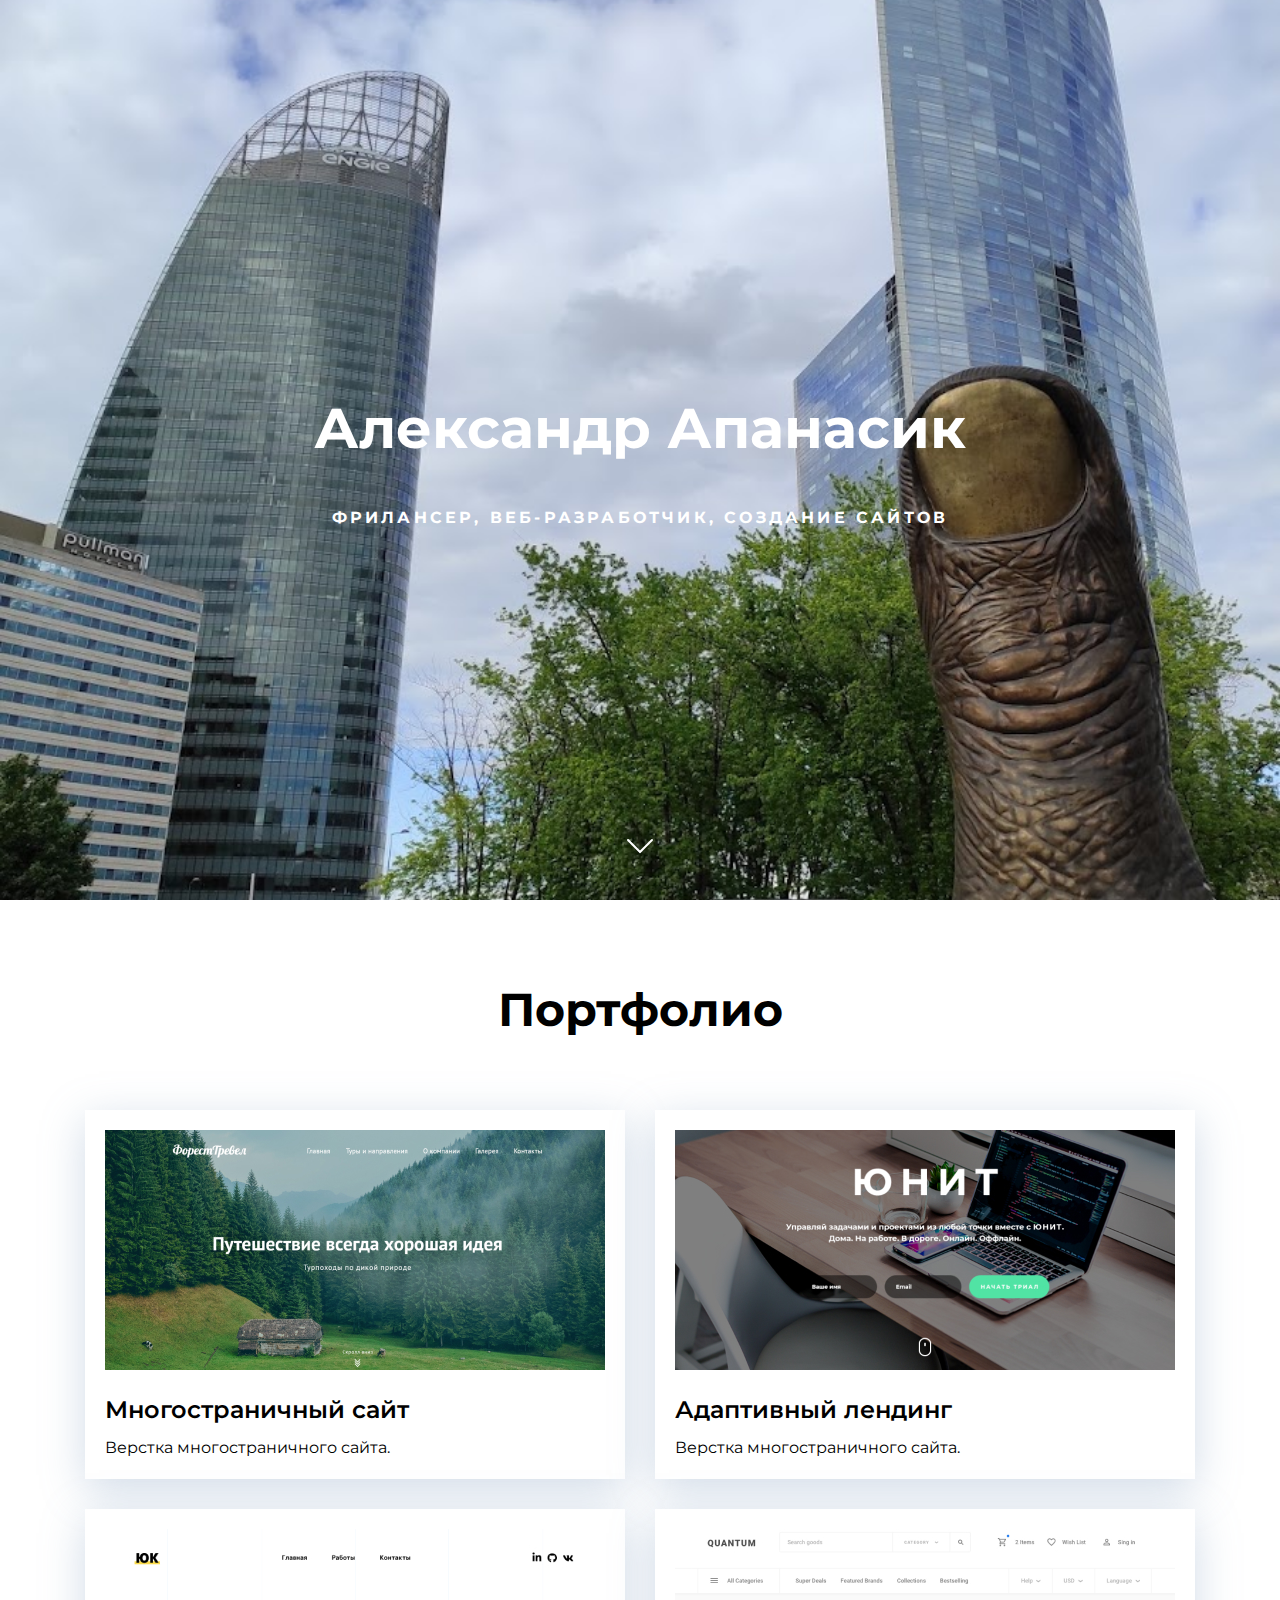
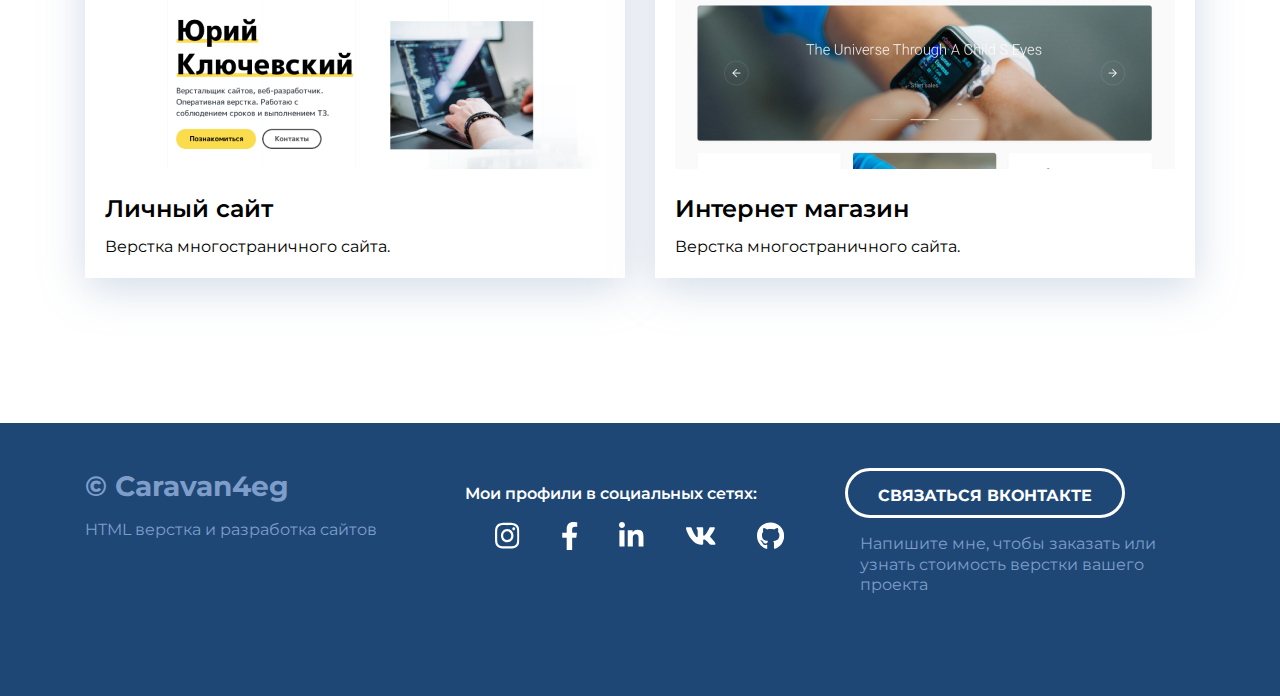
<file: index.html>
<!DOCTYPE html>
<html lang="ru">

<head>
    <meta charset="UTF-8" />
    <meta name="viewport"
        content="width=device-width, user-scalable=no, initial-scale=1.0, maximum-scale=1.0, minimum-scale=1.0" />
    <meta http-equiv="X-UA-Compatible" content="ie=edge" />
    <title>Portfolio</title>
    <link rel="stylesheet" href="./css/style.css" />
</head>

<body>
    <!--Шапка-->
    <div class="header">
        <h1 class="header-title">Александр Апанасик</h1>
        <p class="header-subtitle">фрилансер, веб-разработчик, создание сайтов</p>
        <div class="header-arrow">
            <img src="./img/header/chevron-down.svg" alt="arrow" />
        </div>
    </div>
    <!-- || Шапка-->

    <!--Секция Портфолио-->
    <div class="portfolio">
        <div class="container">
            <h2 class="portfolio-header">Портфолио</h2>
            <!-- portfolio-card-wrapper start: -->
            <div class="portfolio-card-wrapper">
                <!-- card 1-->
                <div class="card">
                    <a href="./forest-travel.html" class="card-link">
                        <img class="card-img" src="./img/portfolio/forest.jpg" alt="forest" />
                        <h3 class="card-title">Многостраничный сайт</h3>
                        <p class="card-text">Верстка многостраничного сайта.</p>
                    </a>

                </div>
                <!-- || card -->
                <!-- card 2-->
                <div class="card">
                    <img class="card-img" src="./img/portfolio/unit.jpg" alt="forest" />
                    <h3 class="card-title">Адаптивный лендинг</h3>
                    <p class="card-text">Верстка многостраничного сайта.</p>
                </div>
                <!-- || card -->

                <!-- card 3-->
                <div class="card">
                    <img class="card-img" src="./img/portfolio/portfolio.jpg" alt="forest" />
                    <h3 class="card-title">Личный сайт</h3>
                    <p class="card-text">Верстка многостраничного сайта.</p>
                </div>
                <!-- || card -->

                <!-- card 4-->
                <div class="card">
                    <img class="card-img" src="./img/portfolio/quantum.jpg" alt="forest" />
                    <h3 class="card-title">Интернет магазин</h3>
                    <p class="card-text">Верстка многостраничного сайта.</p>
                </div>
                <!-- || card -->
            </div>
            <!-- || portfolio-card-wrapper -->
        </div>
    </div>
    <!-- || Секция Портфолио-->

    <!-- Секция footer -->
    <div class="footer">
        <div class="container">
            <div class="footer-row">
                <!-- block 1 footer-copyright -->
                <div class="footer-copyright">
                    <div class="footer-copyright-name">&copy Caravan4eg</div>
                    <p>HTML верстка и разработка сайтов</p>
                </div>
                <!-- || footer-copyright -->

                <!-- block 2 footer-icons -->
                <div class="footer-icons">
                    <p>Мои профили в социальных сетях:</p>
                    <div class="footer-icons-signs">
                        <a href="#"><img src="./img/icons/instagram.svg" alt="instagram" /></a>
                        <a href="#"><img src="./img/icons/facebook.svg" alt="facebook" /></a>
                        <a href="#"><img src="./img/icons/linkedin.svg" alt="linkedin" /></a>
                        <a href="#"><img src="./img/icons/vk.svg" alt="vk" /></a>
                        <a href="#"><img src="./img/icons/github.svg" alt="github" /></a>
                    </div>
                </div>
                <!-- || footer-icons -->

                <!-- block 3 Connect -->
                <div class="footer-contact">
                    <a href="#" class="footer-button">Связаться Вконтакте</a>
                    <p>
                        Напишите мне, чтобы заказать или узнать стоимость верстки вашего
                        проекта
                    </p>
                </div>
                <!-- || block 3 Connect -->
            </div>
        </div>
    </div>
    <!-- || Секция footer -->

</body>

</html>
</file>
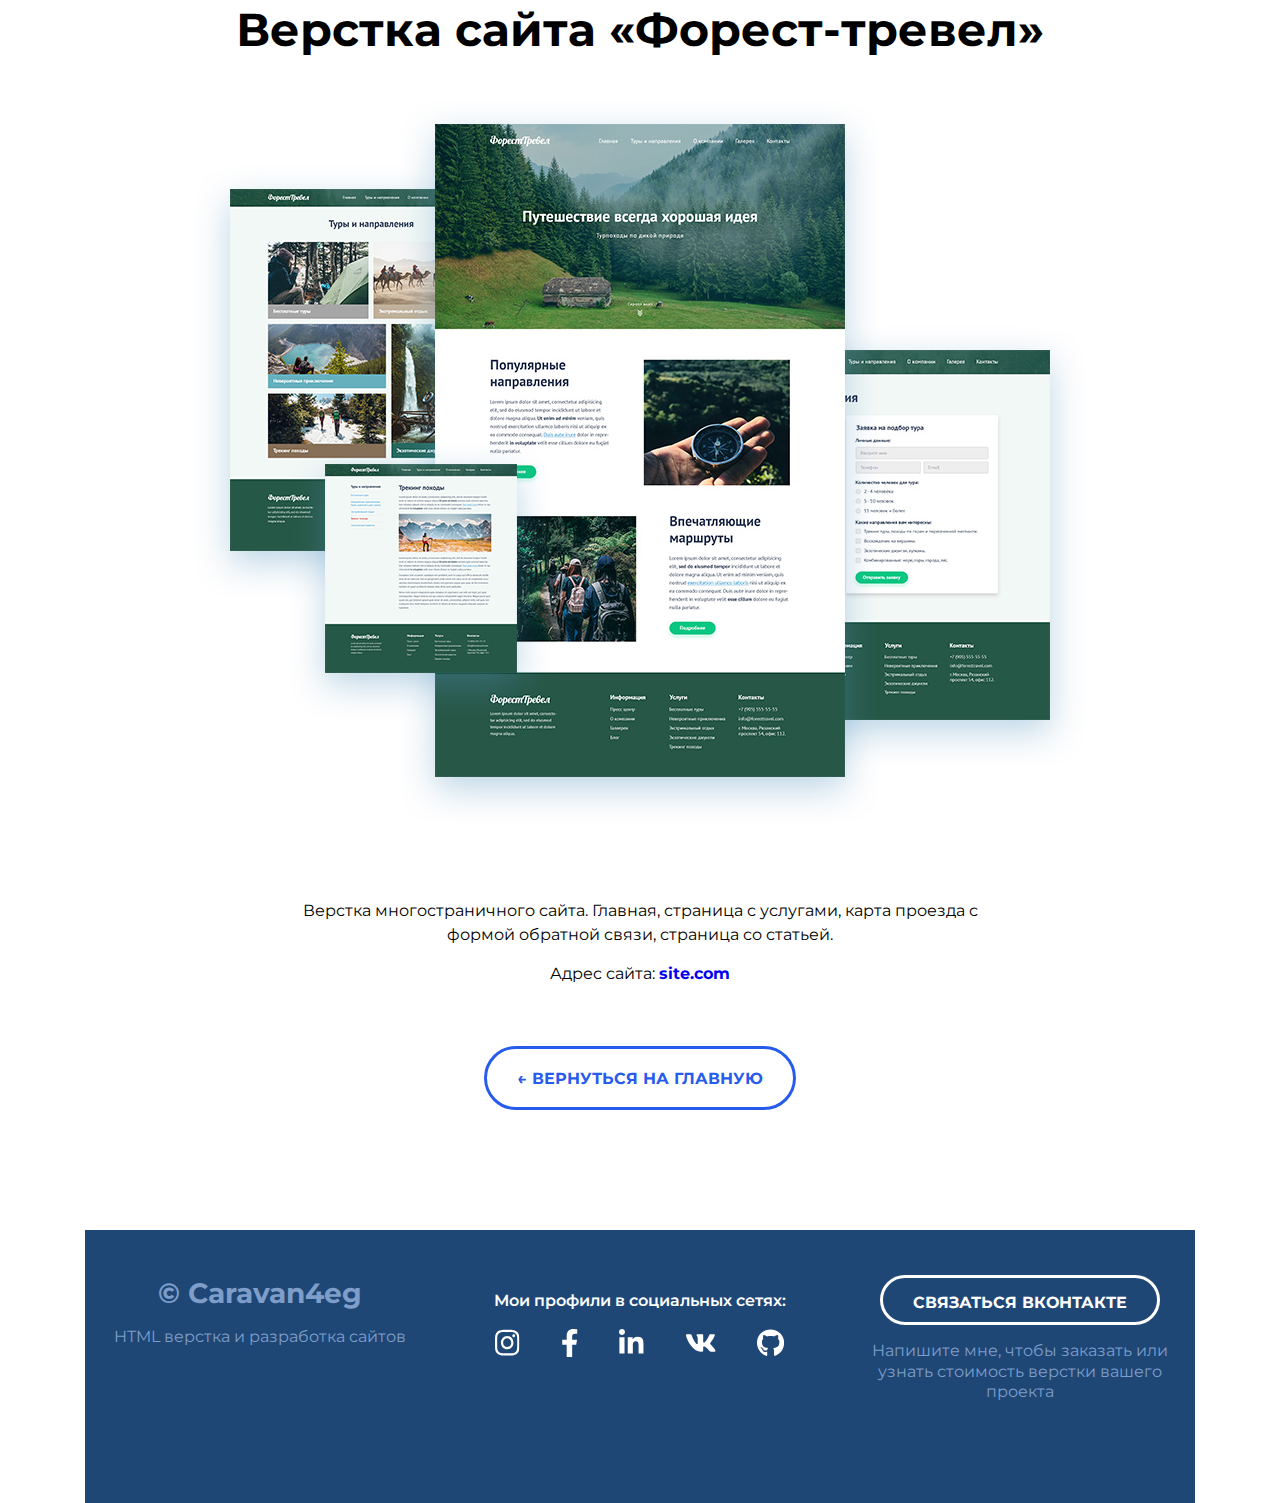
<file: forest-travel.html>
<!DOCTYPE html>
<html lang="ru">
  <head>
    <meta charset="UTF-8" />
    <meta http-equiv="X-UA-Compatible" content="IE=edge" />
    <meta name="viewport" content="width=device-width, initial-scale=1.0" />
    <link rel="stylesheet" href="./css/style.css" />
    <title>Проект "Форест-тревел"</title>
  </head>
  <body>
    <div class="project">
      <div class="container">
        <h1 class="project-header">Верстка сайта «Форест-тревел»</h1>
        <div class="project-img">
          <img src="./img/projects/forest-full.jpg" alt="forest-travel" />
        </div>
        <div class="project-description">
          <p>
            Верстка многостраничного сайта. Главная, страница с услугами, карта
            проезда с формой обратной связи, страница со статьей.
          </p>
          <p>Адрес сайта: <a href="#">site.com</a></p>
        </div>

        <!-- кнопка -->
        <a href="./index.html" class="project-btn-back">← ВЕРНУТЬСЯ НА ГЛАВНУЮ</a>
        <!-- \\ кнопка -->

        <!-- Секция footer -->
        <div class="footer">
          <div class="container">
            <div class="footer-row">
              <!-- block 1 footer-copyright -->
              <div class="footer-copyright">
                <div class="footer-copyright-name">&copy Caravan4eg</div>
                <p>HTML верстка и разработка сайтов</p>
              </div>
              <!-- || footer-copyright -->

              <!-- block 2 footer-icons -->
              <div class="footer-icons">
                <p>Мои профили в социальных сетях:</p>
                <div class="footer-icons-signs">
                  <a href="#"
                    ><img src="./img/icons/instagram.svg" alt="instagram"
                  /></a>
                  <a href="#"
                    ><img src="./img/icons/facebook.svg" alt="facebook"
                  /></a>
                  <a href="#"
                    ><img src="./img/icons/linkedin.svg" alt="linkedin"
                  /></a>
                  <a href="#"><img src="./img/icons/vk.svg" alt="vk" /></a>
                  <a href="#"
                    ><img src="./img/icons/github.svg" alt="github"
                  /></a>
                </div>
              </div>
              <!-- || footer-icons -->

              <!-- block 3 Connect -->
              <div class="footer-contact">
                <a href="#" class="footer-button">Связаться Вконтакте</a>
                <p>
                  Напишите мне, чтобы заказать или узнать стоимость верстки
                  вашего проекта
                </p>
              </div>
              <!-- || block 3 Connect -->
            </div>
          </div>
        </div>
        <!-- || Секция footer -->
      </div>
    </div>
  </body>
</html>
</file>
<file: css/style.css>
@import url("https://fonts.googleapis.com/css2?family=Montserrat:wght@400;600;700&display=swap");

* {
  box-sizing: border-box;
}
body {
  font-family: "Montserrat", sans-serif;
  margin: 0;
}

.container {
  max-width: 1110px;
  /* background-color: #777; */
  margin-left: auto;
  margin-right: auto;
}
.none {
  display: none !important;
}

/*header*/
.header {
  position: relative;
  display: flex;
  flex-direction: column;
  justify-content: center;
  align-items: center;

  height: 100vh;
  width: 100%;
  background-color: #1e4776;
  background-image: url("./../img/header/header-bg2.jpg");
  background-size: cover;
  background-position: center;

  color: white;
}

.header-title {
  font-weight: 700;
  line-height: 130%;
  font-size: 56px;
  text-align: center;
  margin-bottom: 25px;
}
.header-subtitle {
  font-weight: 700;
  line-height: 24px;
  font-size: 16px;
  text-align: center;
  letter-spacing: 0.2em;
  text-transform: uppercase;
}

.header-arrow {
  width: 48px;
  height: 48px;
  /*background-image: url("./../img/header/chevron-down.svg");*/
  position: absolute;
  bottom: 0;
  left: auto;
  margin-bottom: 30px;
}

/*portfolio*/

.portfolio {
  max-width: 1440px;
  padding-top: 80px;
  padding-bottom: 115px;
}

.portfolio-header {
  margin: 0;
  margin-bottom: 70px;
  font-weight: 700;
  font-size: 46px;
  line-height: 130%;
  text-align: center;
}
.portfolio-card-wrapper {
  display: flex;
  flex-wrap: wrap;
  justify-content: space-between;
}

.card {
  background: #ffffff;
  padding: 20px;
  max-width: 540px;
  box-shadow: 0px 10px 40px rgba(126, 155, 189, 0.35);
  margin-bottom: 30px;
}
/* убрать отступы вниз у двух последних карточек */
/* .card:last-child, .card:nth-last-child(2){
    margin-bottom: 0;
} */
.card-link {
  text-decoration: none;
  color:black;
}

.card-link:hover{
  color: rgb(39,91,236);
}

.card-img {
  margin-bottom: 20px;
}
.card-title {
  margin: 0;
  margin-bottom: 13px;
  font-weight: 600;
  font-size: 24px;
  line-height: 130%;
}
.card-text {
  margin: 0;
  font-weight: normal;
  font-size: 16px;
  line-height: 130%;
}

/* footer */
.footer {
  background: #1e4776;
  padding-top: 45px;
  padding-bottom: 100px;
  color: #fff;
}

.footer-row {
  display: flex;
  justify-content: space-between;
}

.footer-copyright {
  color: #7e9ec9;
  line-height: 1.3;
  max-width: 350px;
  flex-grow: 1;

}
.footer-copyright-name {
  font-weight: 700;
  font-size: 28px;
  margin-bottom: 15px;
}

.footer-copyright-name p {
  margin: 0;
  margin-bottom: 15px;
  font-weight: 600;
  font-size: 16px;
}

.footer-icons {
  max-width: 350px;
  flex-grow: 1;


}
.footer-icons p {
  font-weight: 600;
  font-size: 16px;
  line-height: 1.3;
}

.footer-icons-signs {
  display: flex;
  justify-content: space-between;
  align-items: center;
  padding: 0 30px;
}

.footer-contact {
  max-width: 350px;
  flex-grow: 1;

}
.footer-button {
  font-weight: 700;
  font-size: 16px;
  text-transform: uppercase;
  margin-bottom: 16px;

  border: 3px solid #ffffff;
  /* box-sizing: border-box; */
  display: inline-block;
  border-radius: 50px;
  padding: 15px 30px;
  height: 50px;
  color: #ffffff;
  align-items: center;
  text-decoration: none;
}

.footer-contact p {
  margin: 0 15px;
  font-size: 16px;
  line-height: 1.3;
  color: #7e9ec9;
}

/* Project */
.project {
  padding-top: 80px 0 120px 0;
  text-align: center;
}

.project-header {
  margin: 0;
  margin-bottom: 40px;
  font-weight: 700;
  font-size: 46px;
  line-height: 1.3;
}
.project-img {
  margin-bottom: 70px;
}
.project-description{
  margin: 0 auto 60px;
  max-width: 730px;
}
.project-description p{
  text-align: center;
  line-height: 1.5;
  margin-top: 0;
  margin-bottom: 15px;
  font-size: 16px;
  
}
.project-description p a{
  text-decoration: none;
  font-weight: 700;
}

.project-btn-back{
  font-weight: 700;
  font-size: 16px;
  line-height: 1.3;
  text-transform: uppercase;
  margin-bottom: 120px;

  border: 3px solid #275BEC;
  border-radius: 50px;
  display: inline-block;
  padding: 20px 30px;
  height: 64px;
  color: #275BEC;
  align-items: center;
  text-decoration: none;
   
}
</file>
